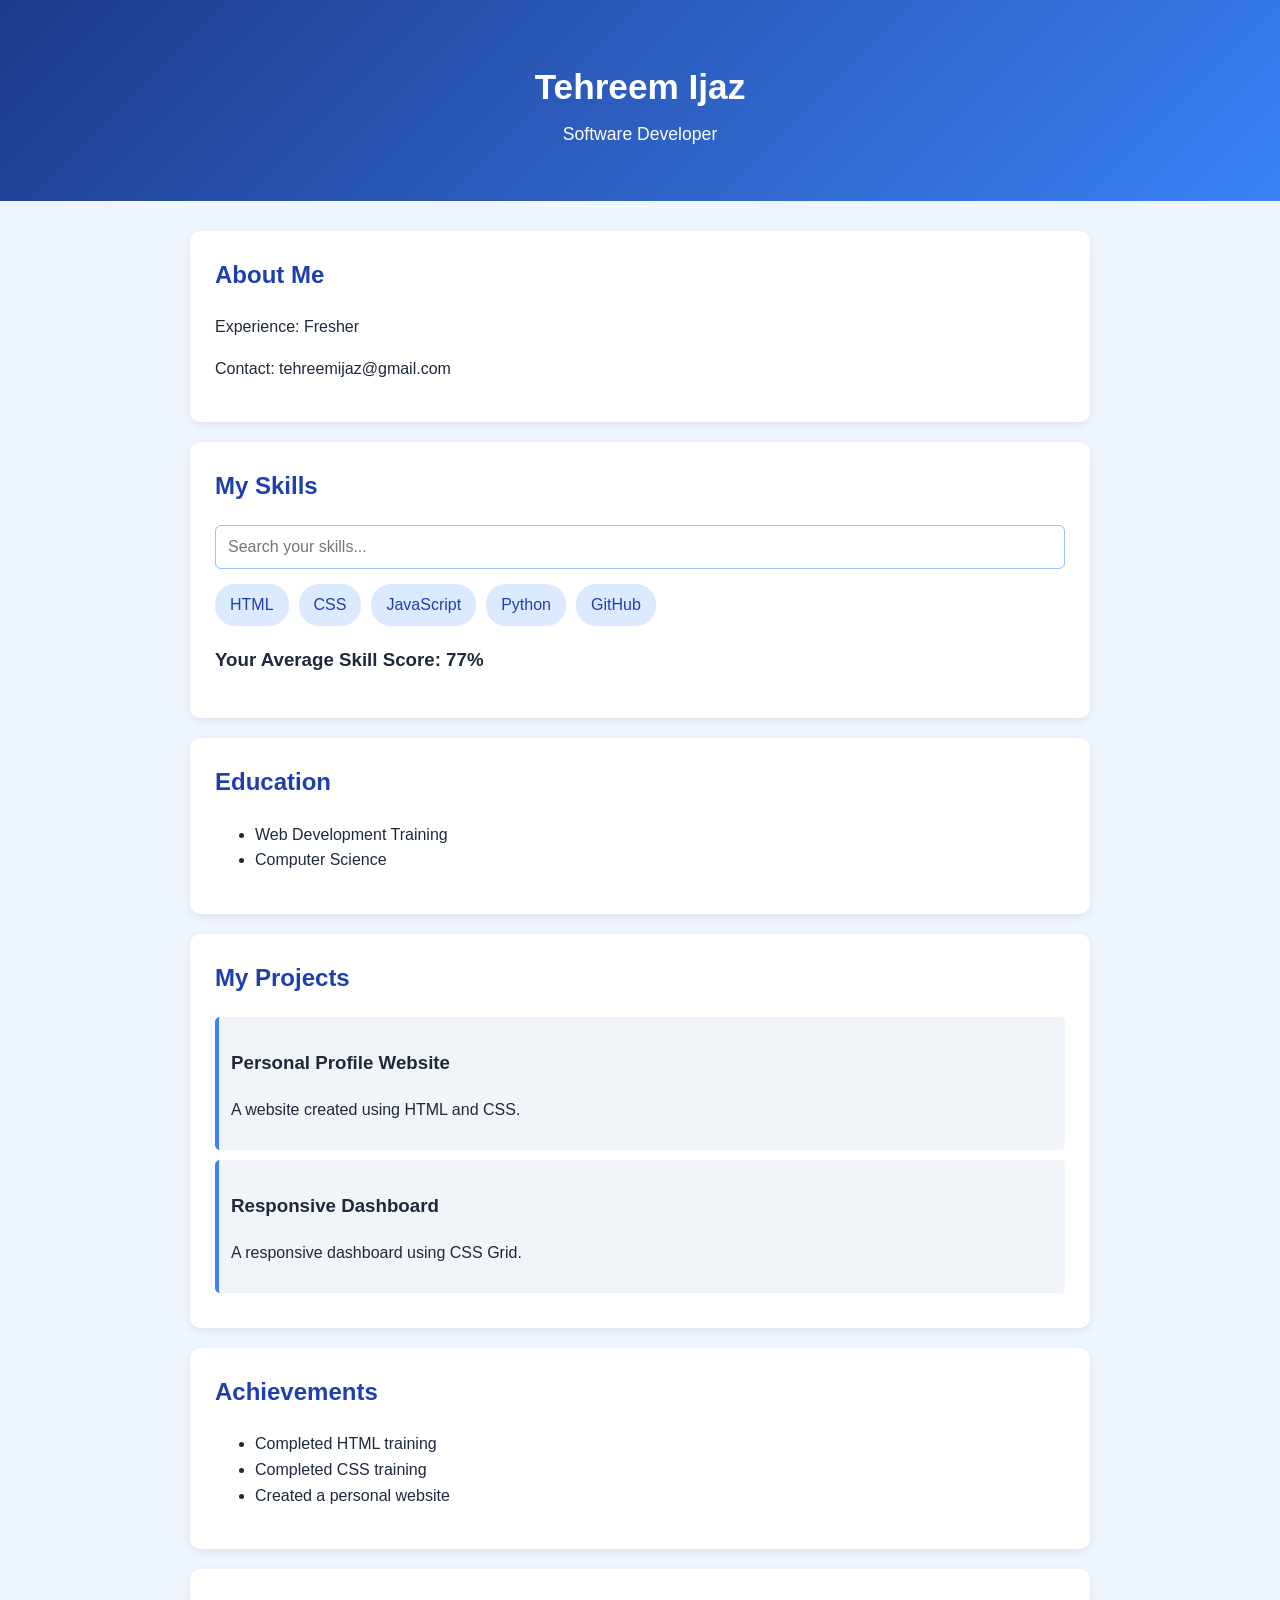
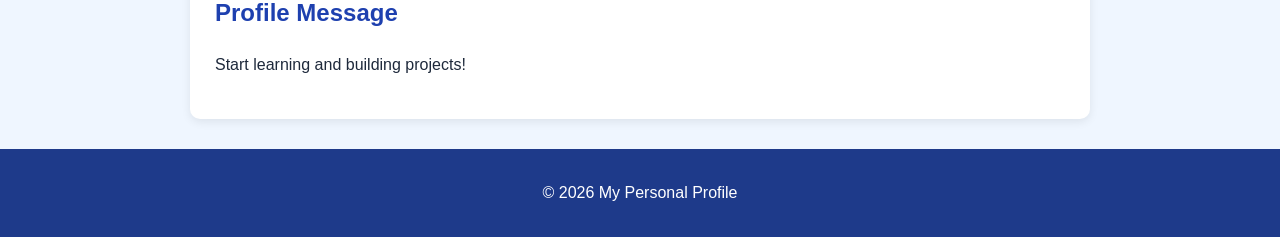
<file: day-11-javascript-profile-project/index.html>
<!DOCTYPE html>
<html lang="en">
<head>
    <meta charset="UTF-8">
    <meta name="viewport" content="width=device-width, initial-scale=1.0">
    <title>My Personal Profile</title>
    <link rel="stylesheet" href="style.css">
    <script src="app.js" defer></script>
</head>
<body>

    <header class="profile-header">
        <h1 id="profileName">Tehreem Ijaz</h1>
        <p id="profileRole">Software Developer</p>
    </header>
    <main class="container">

        <section class="profile-card">
            <h2>About Me</h2>
            <p id="profileExperience"></p>
            <p id="profileContact"></p>
        </section>

        <section class="profile-card">
            <h2>My Skills</h2>

            <input
                type="text"
                id="skillSearch"
                placeholder="Search your skills..."
            >

            <div id="skillsList" class="skills-list"></div>

            <p id="skillMessage"></p>
            <h3 id="skillScore"></h3>
        </section>

        <section class="profile-card">
            <h2>Education</h2>
            <ul id="educationList"></ul>
        </section>

        <section class="profile-card">
            <h2>My Projects</h2>
            <div id="projectsList"></div>
        </section>

        <section class="profile-card">
            <h2>Achievements</h2>
            <ul id="achievementsList"></ul>
        </section>

        <section class="profile-card">
            <h2>Profile Message</h2>
            <p id="profileMessage"></p>
        </section>

    </main>

    <footer>
        <p>© 2026 My Personal Profile</p>
    </footer>

</body>
</html>
</file>
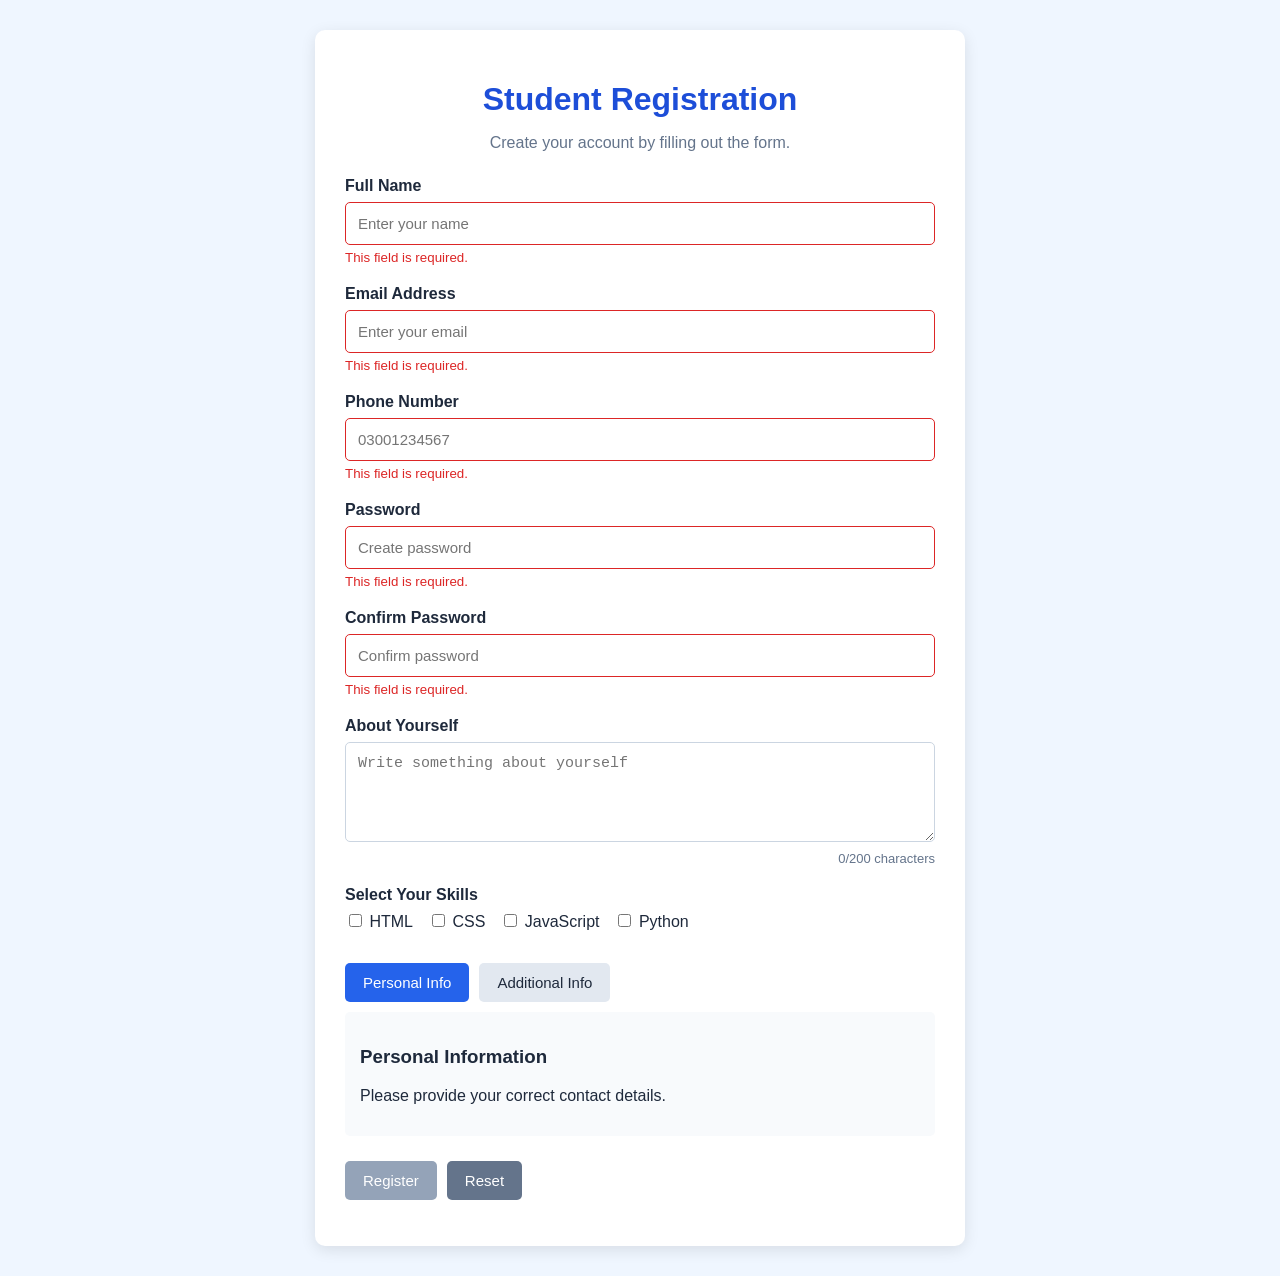
<file: day-12-dom-events-forms/index.html>
<!DOCTYPE html>
<html lang="en">
<head>
    <meta charset="UTF-8">
    <meta name="viewport" content="width=device-width, initial-scale=1.0">
    <title>Student Registration Form</title>
    <link rel="stylesheet" href="style.css">
    <script src="script.js" defer></script>
</head>
<body>

    <div class="container">
        <header>
            <h1>Student Registration</h1>
            <p>Create your account by filling out the form.</p>
        </header>

        <form id="registrationForm" novalidate>

            <div class="form-group">
                <label for="name">Full Name</label>
                <input type="text" id="name" placeholder="Enter your name" required>
                <small class="error"></small>
            </div>

            <div class="form-group">
                <label for="email">Email Address</label>
                <input type="email" id="email" placeholder="Enter your email" required>
                <small class="error"></small>
            </div>

            <div class="form-group">
                <label for="phone">Phone Number</label>
                <input type="tel" id="phone" placeholder="03001234567"
                    pattern="[0-9]{11}" required>
                <small class="error"></small>
            </div>

            <div class="form-group">
                <label for="password">Password</label>
                <input type="password" id="password"
                    placeholder="Create password" minlength="8" required>
                <small class="error"></small>
                <div id="strength"></div>
            </div>

            <div class="form-group">
                <label for="confirmPassword">Confirm Password</label>
                <input type="password" id="confirmPassword"
                    placeholder="Confirm password" required>
                <small class="error"></small>
            </div>

            <div class="form-group">
                <label for="about">About Yourself</label>
                <textarea id="about" maxlength="200"
                    placeholder="Write something about yourself"></textarea>
                <div class="counter">
                    <span id="charCount">0</span>/200 characters
                </div>
            </div>

            <div class="form-group">
                <label>Select Your Skills</label>

                <div class="skills">
                    <label>
                        <input type="checkbox" name="skills" value="HTML">
                        HTML
                    </label>

                    <label>
                        <input type="checkbox" name="skills" value="CSS">
                        CSS
                    </label>

                    <label>
                        <input type="checkbox" name="skills" value="JavaScript">
                        JavaScript
                    </label>

                    <label>
                        <input type="checkbox" name="skills" value="Python">
                        Python
                    </label>
                </div>

                <div id="selectedSkills"></div>
            </div>

            <div class="tabs">
                <button type="button" class="tab active"
                    data-tab="personal">Personal Info</button>

                <button type="button" class="tab"
                    data-tab="additional">Additional Info</button>
            </div>

            <div id="personal" class="tab-content active">
                <h3>Personal Information</h3>
                <p>Please provide your correct contact details.</p>
            </div>

            <div id="additional" class="tab-content">
                <h3>Additional Information</h3>

                <div class="form-group">
                    <label for="education">Education</label>
                    <select id="education">
                        <option value="">Select Education</option>
                        <option value="Matric">Matric</option>
                        <option value="Intermediate">Intermediate</option>
                        <option value="Bachelor">Bachelor</option>
                    </select>
                </div>
            </div>

            <div class="buttons">
                <button type="submit" id="submitBtn" disabled>
                    Register
                </button>

                <button type="reset" id="resetBtn">
                    Reset
                </button>
            </div>

            <p id="successMessage" role="status" aria-live="polite"></p>

        </form>

    </div>

    <!-- Confirmation Modal -->
    <div id="confirmModal" class="modal" aria-hidden="true">
        <div class="modal-content">
            <h2>Confirm Registration</h2>
            <p>Are you sure you want to submit your information?</p>

            <button type="button" id="confirmBtn">Yes, Submit</button>
            <button type="button" id="cancelBtn">Cancel</button>
        </div>
    </div>

</body>
</html>
</file>
<file: day-11-javascript-profile-project/style.css>
* {
    box-sizing: border-box;
}

body {
    font-family: Arial, Helvetica, sans-serif;
    margin: 0;
    background-color: #eff6ff;
    color: #1e293b;
    line-height: 1.6;
}

.profile-header {
    background: linear-gradient(135deg, #1e3a8a, #3b82f6);
    color: white;
    text-align: center;
    padding: 35px 20px;
}

.profile-header h1 {
    font-size: 2.2rem;
    margin-bottom: 5px;
}

.profile-header p {
    font-size: 1.1rem;
    margin-top: 0;
}

.container {
    width: 85%;
    max-width: 900px;
    margin: 30px auto;
}

.profile-card {
    background-color: white;
    padding: 25px;
    margin-bottom: 20px;
    border-radius: 10px;
    box-shadow: 0 3px 10px rgba(0, 0, 0, 0.08);
}

.profile-card h2 {
    color: #1e40af;
    margin-top: 0;
}

.skills-list {
    display: flex;
    flex-wrap: wrap;
    gap: 10px;
    margin-top: 15px;
}

.skill {
    background-color: #dbeafe;
    color: #1e40af;
    padding: 8px 15px;
    border-radius: 20px;
}

input {
    width: 100%;
    padding: 12px;
    border: 1px solid #93c5fd;
    border-radius: 6px;
    font-size: 16px;
}

.project {
    padding: 12px;
    background-color: #f1f5f9;
    margin-bottom: 10px;
    border-left: 4px solid #3b82f6;
    border-radius: 5px;
}

footer {
    text-align: center;
    background-color: #1e3a8a;
    color: white;
    padding: 15px;
}

@media (max-width: 600px) {
    .container {
        width: 92%;
    }

    .profile-header h1 {
        font-size: 1.8rem;
    }
}
</file>
<file: day-12-dom-events-forms/style.css>
* {
    box-sizing: border-box;
}

body {
    font-family: Arial, Helvetica, sans-serif;
    background-color: #eff6ff;
    color: #1e293b;
    margin: 0;
    padding: 30px 15px;
}

.container {
    max-width: 650px;
    margin: auto;
    background-color: white;
    padding: 30px;
    border-radius: 10px;
    box-shadow: 0 4px 15px rgba(0, 0, 0, 0.1);
}

header {
    text-align: center;
    margin-bottom: 25px;
}

header h1 {
    color: #1d4ed8;
    margin-bottom: 5px;
}

header p {
    color: #64748b;
}

.form-group {
    margin-bottom: 20px;
}

.form-group label {
    display: block;
    font-weight: bold;
    margin-bottom: 7px;
}

input:not([type="checkbox"]),
textarea,
select {
    width: 100%;
    padding: 12px;
    border: 1px solid #cbd5e1;
    border-radius: 5px;
    font-size: 15px;
}

textarea {
    resize: vertical;
    min-height: 100px;
}

input:focus,
textarea:focus,
select:focus {
    outline: 2px solid #93c5fd;
    border-color: #2563eb;
}

.error {
    display: block;
    color: #dc2626;
    margin-top: 5px;
}

.invalid {
    border-color: #dc2626 !important;
}

#strength {
    margin-top: 7px;
    font-size: 14px;
    font-weight: bold;
}

.counter {
    text-align: right;
    color: #64748b;
    font-size: 13px;
    margin-top: 5px;
}

.skills {
    display: flex;
    flex-wrap: wrap;
    gap: 15px;
}

.skills label {
    font-weight: normal;
}

.selected-skill {
    display: inline-block;
    background-color: #dbeafe;
    color: #1d4ed8;
    padding: 6px 12px;
    margin: 5px 5px 0 0;
    border-radius: 15px;
}

.tabs {
    display: flex;
    gap: 10px;
    margin-top: 25px;
}

button {
    padding: 11px 18px;
    border: none;
    border-radius: 5px;
    background-color: #2563eb;
    color: white;
    cursor: pointer;
    font-size: 15px;
}

button:hover {
    background-color: #1d4ed8;
}

button:disabled {
    background-color: #94a3b8;
    cursor: not-allowed;
}

.tab {
    background-color: #e2e8f0;
    color: #1e293b;
}

.tab.active {
    background-color: #2563eb;
    color: white;
}

.tab-content {
    display: none;
    padding: 15px;
    background-color: #f8fafc;
    margin-top: 10px;
    border-radius: 5px;
}

.tab-content.active {
    display: block;
}

.buttons {
    display: flex;
    gap: 10px;
    margin-top: 25px;
}

#resetBtn {
    background-color: #64748b;
}

#successMessage {
    color: #15803d;
    font-weight: bold;
    text-align: center;
}

.modal {
    display: none;
    position: fixed;
    inset: 0;
    background-color: rgba(0, 0, 0, 0.5);
    justify-content: center;
    align-items: center;
    padding: 15px;
}

.modal.show {
    display: flex;
}

.modal-content {
    background-color: white;
    padding: 30px;
    border-radius: 10px;
    max-width: 400px;
    width: 100%;
    text-align: center;
}

#cancelBtn {
    background-color: #64748b;
}

@media (max-width: 500px) {
    .container {
        padding: 20px;
    }

    .buttons {
        flex-direction: column;
    }

    .tabs {
        flex-direction: column;
    }
}
</file>
